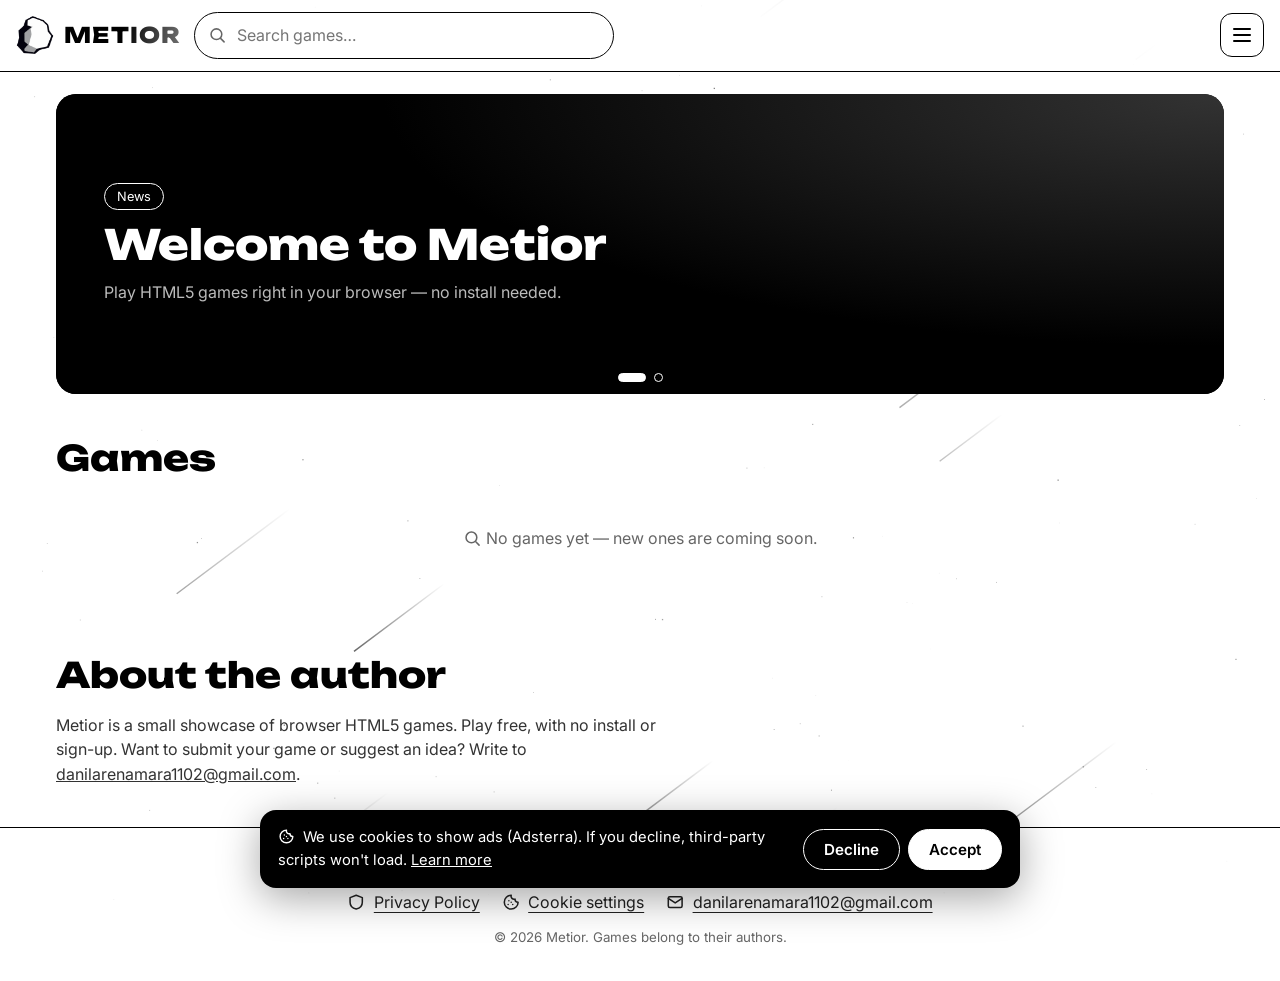
<file: index.html>
<!DOCTYPE html>
<html lang="en">
<head>
<meta charset="utf-8">
<meta name="viewport" content="width=device-width, initial-scale=1, viewport-fit=cover">
<meta name="referrer" content="strict-origin-when-cross-origin">
<meta name="description" content="Metior — free HTML5 games that run right in your browser.">
<title>Metior — HTML5 games in your browser</title>
<link rel="preconnect" href="https://fonts.googleapis.com">
<link rel="preconnect" href="https://fonts.gstatic.com" crossorigin>
<link href="https://fonts.googleapis.com/css2?family=Unbounded:wght@500;800&family=Inter:wght@400;500;600&display=swap" rel="stylesheet">
<link rel="icon" href="favicon.png" type="image/png">
<link rel="stylesheet" href="style.css">
</head>
<body data-title="title_home">
<canvas id="bg" aria-hidden="true"></canvas>

<header class="top">
  <a class="brand" href="./" aria-label="Metior">
    <img class="logo" src="logo.png" width="38" height="38" alt="">
    <span class="brand-name">METIOR</span>
  </a>
  <form class="search" role="search" onsubmit="return false">
    <span class="si"><span data-i="search"></span></span>
    <input id="q" type="search" data-t-ph="search_ph" data-t-aria="search_aria" autocomplete="off">
  </form>
  <button id="menuBtn" class="burger" data-t-aria="menu_aria" aria-expanded="false" aria-controls="drawer"><svg class="ico burger-ico" viewBox="0 0 24 24" aria-hidden="true"><line x1="4" y1="6" x2="20" y2="6"/><line x1="4" y1="12" x2="20" y2="12"/><line x1="4" y1="18" x2="20" y2="18"/></svg></button>
</header>


<main>
  <section class="slider" id="slider" data-t-aria="news_aria" aria-roledescription="carousel">
    <div class="track" id="track"></div>
    <div class="dots" id="dots"></div>
  </section>

  <section id="recent" class="games recent" hidden>
    <h2 data-t="recent"></h2>
    <div class="grid" id="recentGrid"></div>
  </section>

  <section id="games" class="games">
    <h2 data-t="games"></h2>
    <div class="chips" id="chips" role="group" data-t-aria="filter_aria"></div>
    <div class="grid" id="grid"></div>
    <p class="empty" id="empty" hidden><span data-i="search"></span> <span data-t="empty"></span></p>
  </section>

  <div class="ad ad-native" id="adNative"></div>

  <section id="about" class="games about">
    <h2 data-t="about_title"></h2>
    <!-- ЗАМЕНИТЕ ТЕКСТ В script.js (I18N: about_text) -->
    <p><span data-t="about_text"></span> <a href="mailto:danilarenamara1102@gmail.com">danilarenamara1102@gmail.com</a>.</p>
  </section>
</main>

<!-- Нижний рекламный слот -->
<div class="ad" id="adBottom"></div>

<footer class="foot" id="contacts">
  <span class="brand-name small">METIOR</span>
  <nav aria-label="Legal">
    <a href="privacy.html"><span data-i="shield"></span><span data-t="privacy"></span></a>
    <button type="button" id="cookieSettings" class="linklike"><span data-i="cookie"></span><span data-t="cookie_settings"></span></button>
    <a href="mailto:danilarenamara1102@gmail.com"><span data-i="mail"></span>danilarenamara1102@gmail.com</a>
  </nav>
  <small>© <span id="year"></span> Metior. <span data-t="rights"></span></small>
</footer>

<div id="scrim" class="scrim"></div>
<aside id="drawer" class="drawer" aria-label="Menu">
  <p class="drawer-title" data-t="sections"></p>
  <nav>
    <a href="#games"><span data-i="grid"></span><span data-t="catalog"></span></a>
    <a href="#slider"><span data-i="news"></span><span data-t="news"></span></a>
    <a href="#recent" id="navRecent" hidden><span data-i="clock"></span><span data-t="recent"></span></a>
    <a href="#about"><span data-i="user"></span><span data-t="about"></span></a>
    <a href="privacy.html"><span data-i="shield"></span><span data-t="privacy"></span></a>
    <a href="#contacts"><span data-i="mail"></span><span data-t="contacts"></span></a>
    <button type="button" data-open-settings><span data-i="sliders"></span><span data-t="settings"></span></button>
  </nav>
  <p class="drawer-note" data-t="esc_note"></p>
</aside>

<div id="settings" class="modal" role="dialog" aria-modal="true" aria-labelledby="setTitle" hidden>
  <div class="modal-card">
    <div class="modal-head">
      <h2 id="setTitle" data-t="settings"></h2>
      <button type="button" class="iconbtn" id="settingsClose" data-t-aria="close"><span data-i="x"></span></button>
    </div>
    <p class="set-label"><span data-i="globe"></span><span data-t="language"></span></p>
    <div class="seg" role="group"><button type="button" data-lang-btn="en">English</button><button type="button" data-lang-btn="ru">Русский</button></div>
  </div>
</div>

<div id="player" class="player" hidden>
  <div class="player-bar">
    <a class="btn ghost" href="#games"><span data-i="back"></span><span data-t="back"></span></a>
    <strong id="playerTitle"></strong>
    <button class="btn ghost" id="fsBtn" type="button"><span data-i="expand"></span><span data-t="fullscreen"></span></button>
  </div>
  <iframe id="frame" title="Game" allow="fullscreen; autoplay; gamepad" allowfullscreen referrerpolicy="no-referrer"
    sandbox="allow-scripts allow-same-origin allow-pointer-lock allow-forms allow-popups"></iframe>
</div>

<div id="cookie" class="cookie" role="dialog" aria-label="Cookies" hidden>
  <p><span data-i="cookie"></span> <span data-t="cookie_text"></span> <a href="privacy.html" data-t="learn_more"></a></p>
  <div class="cookie-btns">
    <button class="btn ghost" id="cookieNo" type="button" data-t="decline"></button>
    <button class="btn" id="cookieYes" type="button" data-t="accept"></button>
  </div>
</div>

<script src="script.js"></script>
</body>
</html>
</file>
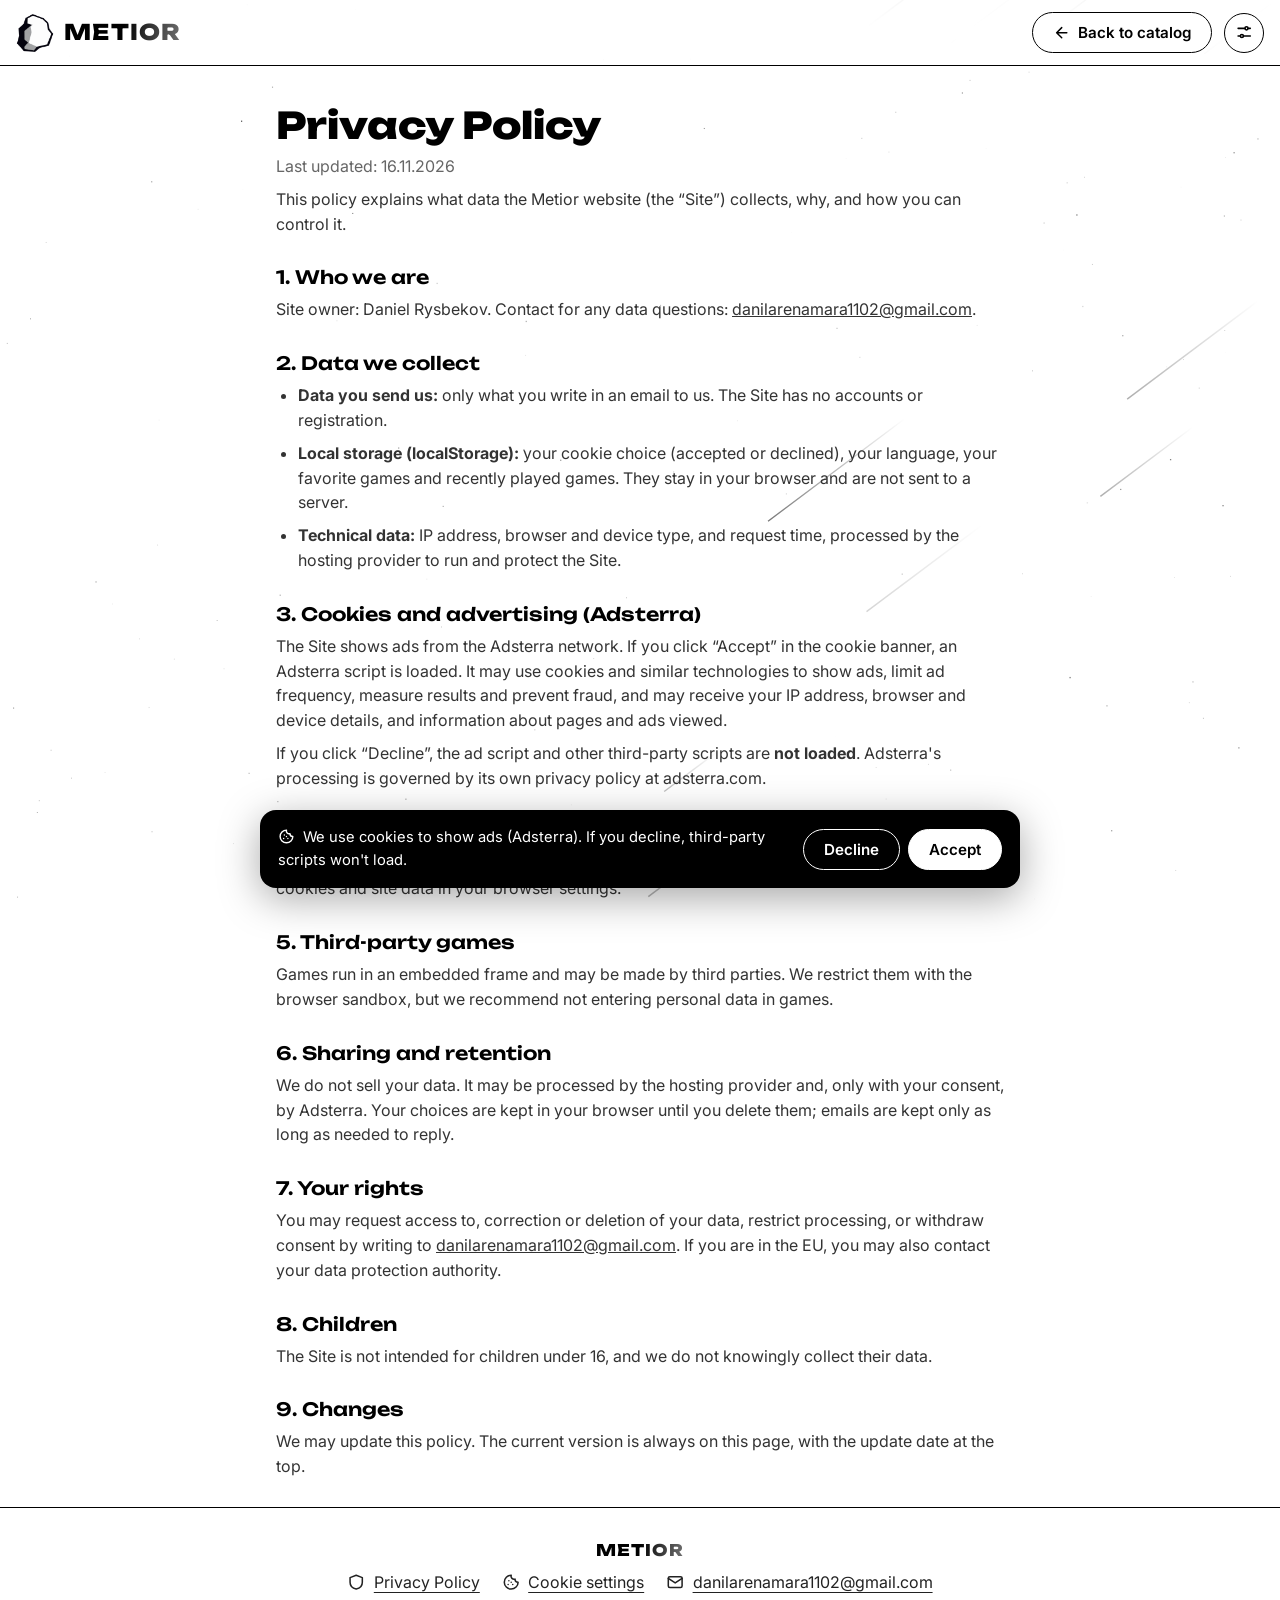
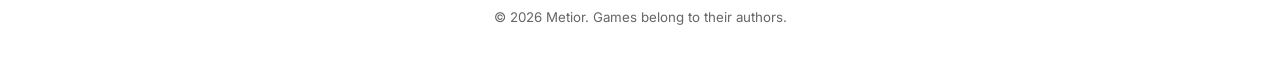
<file: privacy.html>
<!DOCTYPE html>
<html lang="en">
<head>
<meta charset="utf-8">
<meta name="viewport" content="width=device-width, initial-scale=1, viewport-fit=cover">
<meta name="referrer" content="strict-origin-when-cross-origin">
<title>Privacy Policy — Metior</title>
<link rel="preconnect" href="https://fonts.googleapis.com">
<link rel="preconnect" href="https://fonts.gstatic.com" crossorigin>
<link href="https://fonts.googleapis.com/css2?family=Unbounded:wght@500;800&family=Inter:wght@400;500;600&display=swap" rel="stylesheet">
<link rel="icon" href="favicon.png" type="image/png">
<link rel="stylesheet" href="style.css">
</head>
<body data-title="title_privacy">
<canvas id="bg" aria-hidden="true"></canvas>

<header class="top">
  <a class="brand" href="./" aria-label="Metior — на главную">
    <img class="logo" src="logo.png" width="38" height="38" alt="">
    <span class="brand-name">METIOR</span>
  </a>
  <a class="btn ghost" href="./" style="margin-left:auto"><span data-i="back"></span><span data-t="back"></span></a>
  <button type="button" class="iconbtn" data-open-settings data-t-aria="settings"><span data-i="sliders"></span></button>
</header>

<main class="doc" data-lang="en">
  <h1>Privacy Policy</h1>
  <p class="upd">Last updated: 16.11.2026</p>
  <p>This policy explains what data the Metior website (the “Site”) collects, why, and how you can control it.</p>
  <h2>1. Who we are</h2>
  <p>Site owner: Daniel Rysbekov. Contact for any data questions: <a href="mailto:danilarenamara1102@gmail.com">danilarenamara1102@gmail.com</a>.</p>
  <h2>2. Data we collect</h2>
  <ul>
    <li><strong>Data you send us:</strong> only what you write in an email to us. The Site has no accounts or registration.</li>
    <li><strong>Local storage (localStorage):</strong> your cookie choice (accepted or declined), your language, your favorite games and recently played games. They stay in your browser and are not sent to a server.</li>
    <li><strong>Technical data:</strong> IP address, browser and device type, and request time, processed by the hosting provider to run and protect the Site.</li>
  </ul>
  <h2>3. Cookies and advertising (Adsterra)</h2>
  <p>The Site shows ads from the Adsterra network. If you click “Accept” in the cookie banner, an Adsterra script is loaded. It may use cookies and similar technologies to show ads, limit ad frequency, measure results and prevent fraud, and may receive your IP address, browser and device details, and information about pages and ads viewed.</p>
  <p>If you click “Decline”, the ad script and other third-party scripts are <strong>not loaded</strong>. Adsterra's processing is governed by its own privacy policy at adsterra.com.</p>
  <h2>4. Changing your consent</h2>
  <p>Click “Cookie settings” in the footer of any page and choose an option. You can also clear cookies and site data in your browser settings.</p>
  <h2>5. Third-party games</h2>
  <p>Games run in an embedded frame and may be made by third parties. We restrict them with the browser sandbox, but we recommend not entering personal data in games.</p>
  <h2>6. Sharing and retention</h2>
  <p>We do not sell your data. It may be processed by the hosting provider and, only with your consent, by Adsterra. Your choices are kept in your browser until you delete them; emails are kept only as long as needed to reply.</p>
  <h2>7. Your rights</h2>
  <p>You may request access to, correction or deletion of your data, restrict processing, or withdraw consent by writing to <a href="mailto:danilarenamara1102@gmail.com">danilarenamara1102@gmail.com</a>. If you are in the EU, you may also contact your data protection authority.</p>
  <h2>8. Children</h2>
  <p>The Site is not intended for children under 16, and we do not knowingly collect their data.</p>
  <h2>9. Changes</h2>
  <p>We may update this policy. The current version is always on this page, with the update date at the top.</p>
</main>

<main class="doc" data-lang="ru">
  <h1>Политика конфиденциальности</h1>
  <p class="upd">Дата последнего обновления: 16.11.2026</p>

  <p>Эта политика объясняет, какие данные собирает сайт Metior (далее — «Сайт»), зачем и как вы можете ими управлять. Пользуясь Сайтом, вы соглашаетесь с её условиями в части, не требующей отдельного согласия.</p>

  <h2>1. Кто мы</h2>
  <p>Владелец Сайта: Даниель Рысбеков. Контакты для любых вопросов о данных: <a href="mailto:danilarenamara1102@gmail.com">danilarenamara1102@gmail.com</a>.</p>

  <h2>2. Какие данные собираются</h2>
  <ul>
    <li><strong>Данные, которые вы передаёте нам сами:</strong> только то, что вы пишете в письме на наш email. Регистрации и аккаунтов на Сайте нет.</li>
    <li><strong>Локальное хранилище (localStorage):</strong> мы сохраняем в вашем браузере один параметр — ваш выбор в cookie-баннере («принято» или «отклонено»). Он не отправляется на сервер. Там же хранятся ваш список избранных игр и последние запущенные игры, а также выбранный язык — эти данные остаются только в вашем браузере.</li>
    <li><strong>Технические данные при посещении:</strong> IP-адрес, тип браузера и устройства, дата и время запроса. Их обрабатывает хостинг-провайдер для работы и защиты Сайта.</li>
  </ul>

  <h2>3. Cookie и реклама (Adsterra)</h2>
  <p>Сайт показывает рекламу сети Adsterra. Если вы нажали «Принять» в cookie-баннере, на Сайт загружается скрипт Adsterra. Он может использовать cookie и похожие технологии, чтобы показывать рекламу, ограничивать частоту показов, измерять результаты и предотвращать мошенничество. При этом Adsterra может получать ваш IP-адрес, сведения о браузере и устройстве, а также данные о просмотренных страницах и рекламе.</p>
  <p>Если вы нажали «Отклонить», рекламный скрипт и другие сторонние скрипты <strong>не загружаются</strong>.</p>
  <p>Обработка данных Adsterra регулируется её собственной политикой конфиденциальности, с которой можно ознакомиться на сайте adsterra.com.</p>

  <h2>4. Как изменить или отозвать согласие</h2>
  <p>Нажмите «Настройки cookie» в подвале любой страницы и выберите нужный вариант. Также вы можете удалить cookie и данные Сайта в настройках браузера.</p>

  <h2>5. Игры сторонних авторов</h2>
  <p>Игры запускаются во встроенном окне (iframe) и могут быть созданы третьими лицами. Мы ограничиваем их права с помощью sandbox-режима браузера, но рекомендуем не вводить в играх личные данные.</p>

  <h2>6. Передача данных третьим лицам</h2>
  <p>Мы не продаём ваши данные. Они могут обрабатываться хостинг-провайдером и рекламной сетью Adsterra (только при вашем согласии) в объёме, описанном выше.</p>

  <h2>7. Сроки хранения</h2>
  <p>Выбор в cookie-баннере хранится в вашем браузере, пока вы его не удалите. Письма на email хранятся столько, сколько необходимо для ответа, затем удаляются. Сроки хранения данных у Adsterra указаны в её политике.</p>

  <h2>8. Ваши права</h2>
  <p>Вы можете запросить доступ к своим данным, их исправление или удаление, ограничить обработку или отозвать согласие. Для этого напишите на <a href="mailto:danilarenamara1102@gmail.com">danilarenamara1102@gmail.com</a>. Если вы находитесь в ЕС, вы также вправе обратиться в надзорный орган по защите данных.</p>

  <h2>9. Дети</h2>
  <p>Сайт не предназначен для детей младше 16 лет, и мы сознательно не собираем их данные.</p>

  <h2>10. Изменения политики</h2>
  <p>Мы можем обновлять эту политику. Актуальная версия всегда находится на этой странице, дата обновления указана вверху.</p>
</main>

<footer class="foot">
  <span class="brand-name small">METIOR</span>
  <nav aria-label="Правовая информация">
    <a href="privacy.html"><span data-i="shield"></span><span data-t="privacy"></span></a>
    <button type="button" id="cookieSettings" class="linklike"><span data-i="cookie"></span><span data-t="cookie_settings"></span></button>
    <a href="mailto:danilarenamara1102@gmail.com"><span data-i="mail"></span>danilarenamara1102@gmail.com</a>
  </nav>
  <small>© <span id="year"></span> Metior. <span data-t="rights"></span></small>
</footer>

<div id="settings" class="modal" role="dialog" aria-modal="true" aria-labelledby="setTitle" hidden>
  <div class="modal-card">
    <div class="modal-head">
      <h2 id="setTitle" data-t="settings"></h2>
      <button type="button" class="iconbtn" id="settingsClose" data-t-aria="close"><span data-i="x"></span></button>
    </div>
    <p class="set-label"><span data-i="globe"></span><span data-t="language"></span></p>
    <div class="seg" role="group"><button type="button" data-lang-btn="en">English</button><button type="button" data-lang-btn="ru">Русский</button></div>
  </div>
</div>

<div id="cookie" class="cookie" role="dialog" aria-label="Согласие на cookie" hidden>
  <p><span data-i="cookie"></span> <span data-t="cookie_text"></span></p>
  <div class="cookie-btns">
    <button class="btn ghost" id="cookieNo" type="button" data-t="decline"></button>
    <button class="btn" id="cookieYes" type="button" data-t="accept"></button>
  </div>
</div>

<script src="script.js"></script>
</body>
</html>
</file>
<file: style.css>
:root{--fg:#000;--dim:#666;--line:#d4d4d4;--r:14px;--ease:cubic-bezier(.2,.8,.2,1)}
*{box-sizing:border-box;margin:0}
html{scroll-behavior:smooth;scroll-padding-top:84px}
body{background:#fff;color:var(--fg);font:400 16px/1.55 Inter,system-ui,sans-serif;min-height:100vh;overflow-x:hidden}
body.lock{overflow:hidden}
a{color:inherit}
button{color:inherit;font:inherit}
:focus-visible{outline:2px solid #000;outline-offset:3px}
#bg{position:fixed;inset:0;width:100%;height:100%;z-index:-1}
html[lang="en"] [data-lang="ru"],html[lang="ru"] [data-lang="en"]{display:none}
.ico{width:1.15em;height:1.15em;flex:none;fill:none;stroke:currentColor;stroke-width:2;stroke-linecap:round;stroke-linejoin:round;vertical-align:-.2em}

/* Шапка */
.top{position:sticky;top:0;z-index:20;display:flex;align-items:center;gap:12px;padding:12px max(16px,env(safe-area-inset-right)) 12px max(16px,env(safe-area-inset-left));background:rgba(255,255,255,.82);backdrop-filter:blur(14px);-webkit-backdrop-filter:blur(14px);border-bottom:1.5px solid #000}
.brand{display:flex;align-items:center;gap:10px;text-decoration:none}
.logo{display:block;object-fit:contain;transition:transform .5s var(--ease)}
.brand:hover .logo{transform:rotate(-20deg) scale(1.1)}
.brand-name{font:800 1.35rem/1 Unbounded,sans-serif;letter-spacing:.06em;background:linear-gradient(100deg,#000 20%,#8a8a8a 45%,#000 70%);background-size:250% 100%;-webkit-background-clip:text;background-clip:text;color:transparent;animation:shine 4s linear infinite}
.brand-name.small{font-size:1rem}
@keyframes shine{to{background-position:-250% 0}}
.search{flex:1;min-width:0;max-width:420px;position:relative}
.si{position:absolute;left:14px;top:50%;transform:translateY(-50%);color:var(--dim);pointer-events:none;display:flex}
.search input{width:100%;padding:10px 16px 10px 42px;border-radius:99px;border:1.5px solid #000;background:#fff;color:#000;font:inherit;transition:box-shadow .25s}
.search input:focus{outline:0;box-shadow:3px 3px 0 #000}
.burger,.iconbtn{display:grid;place-items:center;flex:none;border:1.5px solid #000;background:#fff;color:#000;cursor:pointer;transition:background .2s,color .2s}
.burger{margin-left:auto;width:44px;height:44px;border-radius:12px}
.iconbtn{width:40px;height:40px;border-radius:50%}
.burger:hover,.iconbtn:hover{background:#000;color:#fff}
.burger-ico{width:24px;height:24px}
.burger-ico line{transform-box:fill-box;transform-origin:center;transition:transform .35s var(--ease),opacity .2s}
.menu-open .burger-ico line:nth-child(1){transform:translateY(6px) rotate(45deg)}
.menu-open .burger-ico line:nth-child(2){opacity:0}
.menu-open .burger-ico line:nth-child(3){transform:translateY(-6px) rotate(-45deg)}

/* Боковая карточка */
.scrim{position:fixed;inset:0;z-index:30;background:rgba(0,0,0,.45);opacity:0;pointer-events:none;transition:opacity .3s}
.drawer{position:fixed;z-index:40;top:12px;right:12px;bottom:12px;width:min(320px,calc(100% - 24px));padding:26px 22px;background:#000;color:#fff;border-radius:20px;transform:translateX(calc(100% + 24px));transition:transform .45s var(--ease);display:flex;flex-direction:column;gap:12px;overflow-y:auto}
.menu-open .scrim{opacity:1;pointer-events:auto}
.menu-open .drawer{transform:none}
.drawer-title{font:800 1.2rem Unbounded,sans-serif}
.drawer nav{display:flex;flex-direction:column}
.drawer nav a,.drawer nav button{display:flex;align-items:center;gap:12px;width:100%;padding:14px 4px;border:0;border-bottom:1px solid #333;background:none;color:#fff;text-align:left;text-decoration:none;font-weight:600;cursor:pointer;transition:padding-left .25s var(--ease)}
.drawer nav a:hover,.drawer nav button:hover{padding-left:14px}
.drawer :focus-visible{outline-color:#fff}
.drawer-note{margin-top:auto;color:#888;font-size:.85rem}

main{max-width:1200px;margin:0 auto;padding:22px 16px 10px}

/* Слайдер */
.slider{position:relative;overflow:hidden;border-radius:20px;background:#000;color:#fff}
.track{display:flex;transition:transform .8s var(--ease)}
.slide{min-width:100%;min-height:clamp(190px,34vw,300px);padding:clamp(22px,5vw,48px);display:flex;flex-direction:column;justify-content:center;align-items:flex-start;gap:12px;text-decoration:none;background:radial-gradient(120% 140% at 100% 0,#333 0,#000 60%)}
.slide .tag{font-size:.8rem;padding:3px 12px;border:1px solid #fff;border-radius:99px}
.slide h3{font:800 clamp(1.4rem,4.5vw,2.6rem)/1.1 Unbounded,sans-serif;max-width:18ch}
.slide p{color:#bbb;max-width:46ch}
.slide:focus-visible{outline-color:#fff;outline-offset:-4px}
.dots{position:absolute;left:0;right:0;bottom:12px;display:flex;justify-content:center;gap:8px}
.dots button{width:9px;height:9px;padding:0;border-radius:99px;border:1px solid #fff;background:transparent;cursor:pointer;transition:width .35s var(--ease),background .2s}
.dots button.on{width:28px;background:#fff}

/* Игры */
.games{padding:42px 0 30px}
.games h2{font:800 clamp(1.6rem,4vw,2.2rem) Unbounded,sans-serif;margin-bottom:16px}
.chips{display:flex;flex-wrap:nowrap;gap:8px;margin:0 -16px 22px;padding:2px 16px 8px;overflow-x:auto;scroll-snap-type:x proximity;scrollbar-width:none;-webkit-overflow-scrolling:touch}
.chips::-webkit-scrollbar{display:none}
.chip{flex:none;scroll-snap-align:start;white-space:nowrap;display:inline-flex;align-items:center;gap:7px;padding:8px 18px;border-radius:99px;border:1.5px solid #000;background:#fff;color:#000;font-size:.92rem;cursor:pointer;transition:background .2s,color .2s}
.chip:hover{background:#eee}
.chip.on,.chip.on:hover{background:#000;color:#fff}
.grid{display:grid;grid-template-columns:repeat(auto-fill,minmax(250px,1fr));gap:20px}
.card{position:relative;display:flex;flex-direction:column;background:#fff;border:1.5px solid #000;border-radius:var(--r);overflow:hidden;transition:transform .35s var(--ease),box-shadow .35s var(--ease)}
.card:hover{transform:translate(-4px,-4px);box-shadow:7px 7px 0 #000}
.cover{aspect-ratio:16/10;overflow:hidden;display:grid;place-items:center;border-bottom:1.5px solid #000;background:repeating-linear-gradient(135deg,#f3f3f3 0 12px,#e8e8e8 12px 24px)}
.cover img{width:100%;height:100%;object-fit:cover;filter:grayscale(1);transition:transform .6s var(--ease),filter .4s}
.card:hover .cover img{transform:scale(1.07);filter:grayscale(0)}
.ph{width:56px;height:56px;color:#aaa;stroke-width:1.5}
.info{display:flex;flex-direction:column;gap:8px;padding:14px 16px 16px;flex:1}
.info h3{font:600 1.1rem/1.25 Unbounded,sans-serif}
.author{color:var(--dim);font-size:.9rem}
.tags{display:flex;flex-wrap:wrap;gap:6px}
.tags span{font-size:.75rem;padding:2px 10px;border:1px solid #bbb;border-radius:99px;color:#333}
.info .btn{margin-top:auto}
.fav{display:grid;place-items:center;position:absolute;top:10px;right:10px;z-index:2;width:38px;height:38px;border-radius:50%;border:1.5px solid #000;background:#fff;color:#000;cursor:pointer;transition:transform .25s var(--ease),background .2s,color .2s}
.fav:hover{transform:scale(1.12)}
.fav[aria-pressed="true"]{background:#000;color:#fff}
.fav[aria-pressed="true"] .ico{fill:currentColor}
.empty{color:var(--dim);padding:30px 0;text-align:center}
.recent[hidden]{display:none}
.recent{padding-bottom:10px}
.about{max-width:62ch}
.about p{color:#333}

/* Кнопки */
.btn{display:inline-flex;justify-content:center;align-items:center;gap:8px;padding:10px 20px;border-radius:99px;border:1.5px solid #000;background:#000;color:#fff;font:600 .95rem Inter,sans-serif;text-decoration:none;cursor:pointer;transition:transform .2s var(--ease),background .2s,color .2s}
.btn:hover{transform:translateY(-2px)}
.btn:active{transform:scale(.97)}
.btn.ghost{background:#fff;color:#000}
.btn.ghost:hover{background:#000;color:#fff}

/* Плеер (тёмный, чтобы игры смотрелись лучше) */
.player{position:fixed;inset:0;z-index:50;background:#000;color:#fff;display:flex;flex-direction:column;animation:pop .35s var(--ease)}
.player[hidden]{display:none}
@keyframes pop{from{opacity:0;transform:scale(.98)}}
.player-bar{display:flex;align-items:center;justify-content:space-between;gap:10px;padding:10px 14px;border-bottom:1px solid #333}
.player-bar strong{font:600 1rem Unbounded,sans-serif;overflow:hidden;text-overflow:ellipsis;white-space:nowrap}
.player .btn.ghost{background:transparent;color:#fff;border-color:#fff}
.player .btn.ghost:hover{background:#fff;color:#000}
.player :focus-visible{outline-color:#fff}
.player iframe{flex:1;width:100%;border:0;background:#000}

/* Подвал */
.foot{display:flex;flex-direction:column;align-items:center;gap:12px;padding:34px 16px calc(34px + env(safe-area-inset-bottom));border-top:1.5px solid #000;background:rgba(255,255,255,.88);text-align:center}
.foot nav{display:flex;flex-wrap:wrap;justify-content:center;gap:8px 22px}
.foot a,.linklike{display:inline-flex;align-items:center;gap:8px;color:#222;text-underline-offset:4px}
.linklike{background:none;border:0;cursor:pointer;text-decoration:underline;padding:0}
.foot a:hover,.linklike:hover{color:#000}
.foot small{color:var(--dim)}

/* Cookie */
.cookie{position:fixed;z-index:60;left:12px;right:12px;bottom:calc(12px + env(safe-area-inset-bottom));max-width:760px;margin:0 auto;display:flex;flex-wrap:wrap;align-items:center;justify-content:space-between;gap:12px;padding:16px 18px;background:#000;color:#fff;border-radius:16px;box-shadow:0 10px 40px rgba(0,0,0,.35);animation:up .5s var(--ease)}
.cookie[hidden]{display:none}
.cookie p{flex:1 1 280px;font-size:.92rem}
.cookie p .ico{margin-right:4px}
.cookie-btns{display:flex;gap:8px}
.cookie .btn{background:#fff;color:#000;border-color:#fff}
.cookie .btn.ghost{background:transparent;color:#fff}
.cookie .btn.ghost:hover{background:#fff;color:#000}
.cookie :focus-visible{outline-color:#fff}
@keyframes up{from{transform:translateY(120%)}}

/* Настройки */
.modal{position:fixed;inset:0;z-index:70;display:grid;place-items:center;padding:16px;background:rgba(0,0,0,.5)}
.modal[hidden]{display:none}
.modal-card{width:min(380px,100%);background:#fff;color:#000;border:1.5px solid #000;border-radius:20px;padding:20px;box-shadow:8px 8px 0 #000;animation:pop .3s var(--ease)}
.modal-head{display:flex;justify-content:space-between;align-items:center;margin-bottom:18px}
.modal-head h2{font:800 1.2rem Unbounded,sans-serif}
.set-label{display:flex;align-items:center;gap:8px;font-weight:600;margin-bottom:10px}
.seg{display:flex;gap:8px}
.seg button{flex:1;padding:12px;border-radius:12px;border:1.5px solid #000;background:#fff;color:#000;font-weight:600;cursor:pointer;transition:background .2s,color .2s}
.seg button[aria-pressed="true"]{background:#000;color:#fff}

/* Появление при прокрутке */
.reveal{opacity:0;transform:translateY(24px);transition:opacity .6s var(--ease),transform .6s var(--ease),box-shadow .35s var(--ease)}
.reveal.in{opacity:1;transform:none}
.reveal.in:hover{transform:translate(-4px,-4px)}

/* Privacy */
.doc{max-width:760px;margin:0 auto;padding:36px 16px 20px}
.doc h1{font:800 clamp(1.6rem,5vw,2.3rem) Unbounded,sans-serif;margin-bottom:6px}
.doc h2{font:600 1.15rem Unbounded,sans-serif;margin:30px 0 8px}
.doc p,.doc li{color:#333;margin-bottom:8px}
.doc ul{padding-left:22px}
.doc .upd{color:var(--dim)}

@media (max-width:560px){
  .top{gap:10px}.brand{gap:8px}.brand-name{font-size:1.05rem}.logo{width:30px;height:30px}
  .grid{grid-template-columns:1fr}
  .player-bar strong{display:none}
}
@media (prefers-reduced-motion:reduce){
  *,*::before,*::after{animation:none!important;transition:none!important}
  html{scroll-behavior:auto}.reveal{opacity:1;transform:none}
}

/* Реклама: слоты скрыты, пока нет согласия */
.ad{display:none;max-width:1200px;margin:14px auto;padding:0 16px;text-align:center}
.ad.on{display:block}
.ad-native{padding:0;margin:10px 0 0}
.ad-label{display:block;margin-bottom:4px;color:var(--dim);font-size:.7rem}
.ad iframe{display:block;margin:0 auto}
.chips[hidden]{display:none}

/* Рекламные блоки со скруглёнными углами */
.ad-box{display:inline-block;max-width:100%;border-radius:14px;overflow:hidden;line-height:0;background:#fff}
.ad-native{border-radius:14px;overflow:hidden}
.slide-ad{align-items:center;justify-content:center;text-align:center;gap:8px;background:#000}
.slide-ad .ad-label{color:#aaa;margin:0}
</file>
